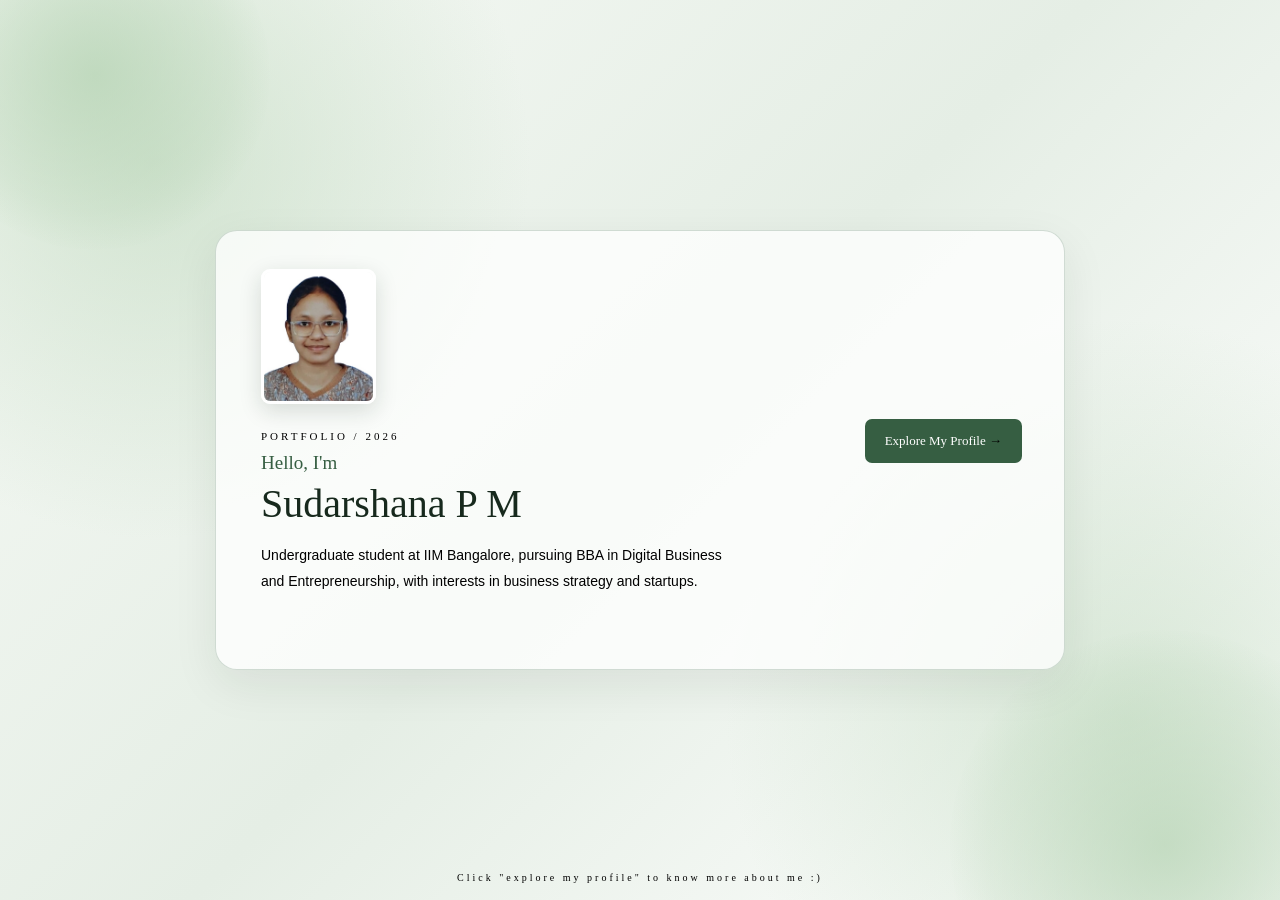
<file: index.html>
<!DOCTYPE html>
<html lang="en">

<head>
    <meta charset="UTF-8">
    <meta name="viewport" content="width=device-width, initial-scale=1.0">
    <title>Sudarshana | Portfolio</title>
    <link rel="stylesheet" href="style.css">
</head>

<body class="landing-page">

    <header id="top">

        <div class="hero-content">

            <div class="hero-image">
                <img src="me.jpeg" alt="Sudarshana">
            </div>

            <div class="hero-text">

                <p class="eyebrow">PORTFOLIO / 2026</p>

                <h1>Sudarshana P M</h1>

                <p class="subtitle">
                    Undergraduate student at IIM Bangalore,
                    pursuing BBA in Digital Business and
                    Entrepreneurship, with interests in
                    business strategy and startups.
                </p>

                <a href="profile.html" class="hero-button">
                    Explore My Profile <span>→</span>
                </a>

            </div>

        </div>

        <div class="scroll-note">
            Click "explore my profile" to know more about me :)
        </div>

    </header>

</body>
</html>
</file>
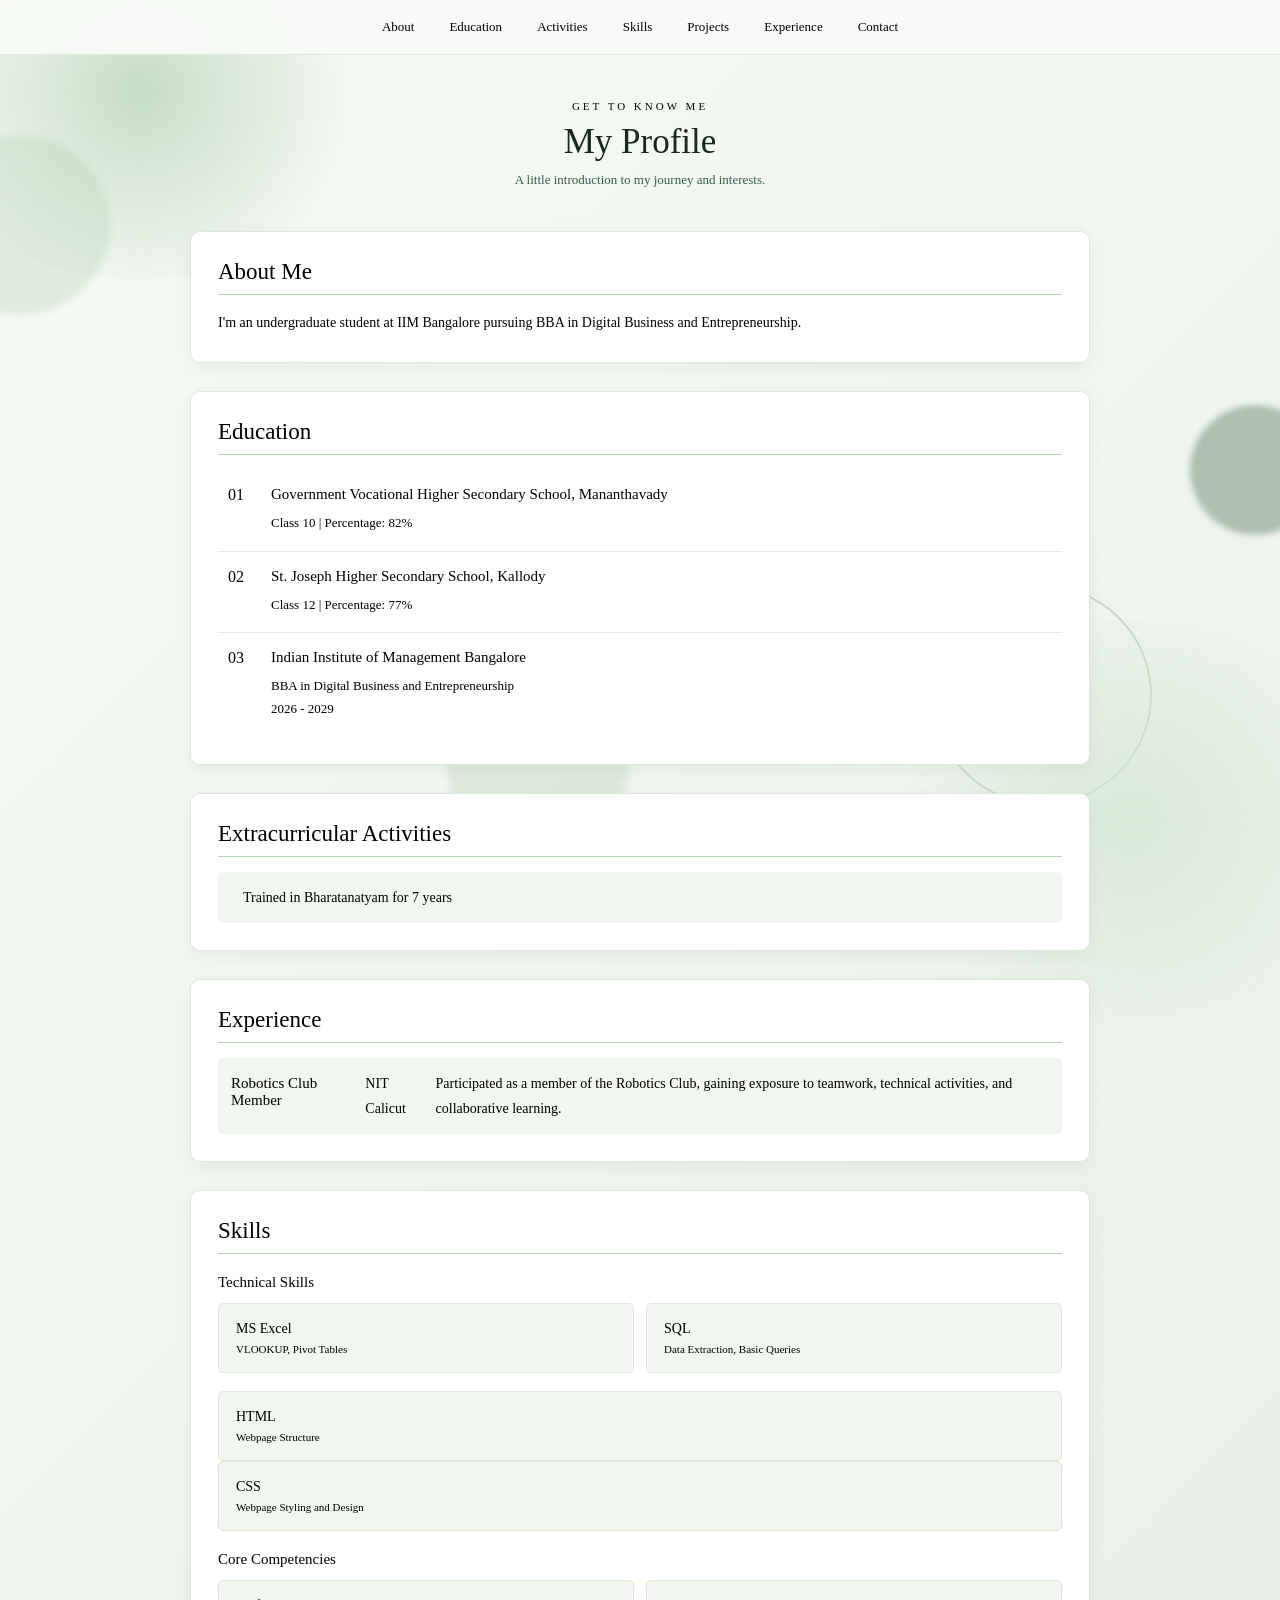
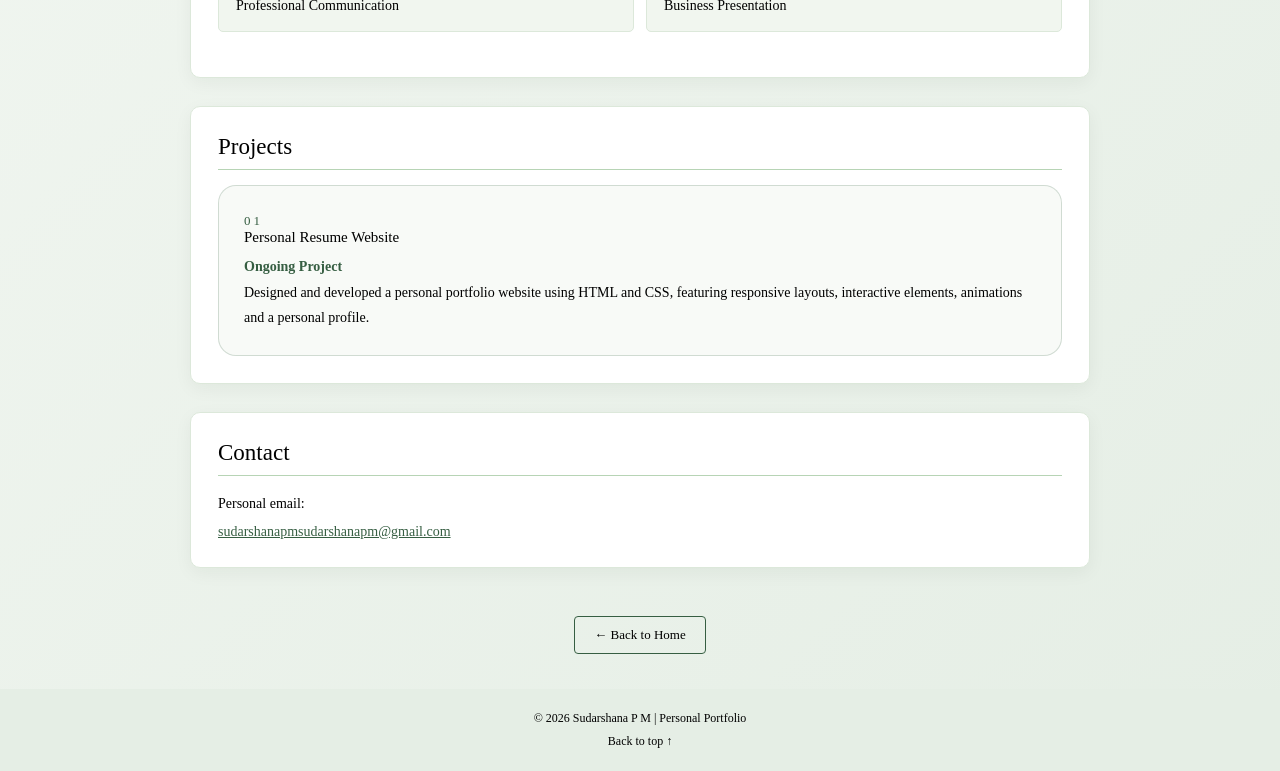
<file: profile.html>
<!DOCTYPE html>
<html lang="en">

<head>
    <meta charset="UTF-8">
    <meta name="viewport" content="width=device-width, initial-scale=1.0">
    <title>My Profile | Sudarshana</title>
    <link rel="stylesheet" href="style.css">
</head>

<body class="profile-page">
    <!-- ANIMATED BACKGROUND GRAPHICS -->
<div class="floating-orb orb-one"></div>
<div class="floating-orb orb-two"></div>
<div class="floating-orb orb-three"></div>
<div class="floating-ring"></div>

    <nav class="navbar">
        <a href="#about">About</a>
        <a href="#education">Education</a>
        <a href="#activities">Activities</a>
        <a href="#skills">Skills</a>
        <a href="#projects">Projects</a>
        <a href="#experience">Experience</a>
        <a href="#contact">Contact</a>
    </nav>

    <main>

        <div class="page-heading">
            <p class="eyebrow">GET TO KNOW ME</p>
            <h1>My Profile</h1>
            <p>A little introduction to my journey and interests.</p>
        </div>

        <section id="about" class="about-section">
            <h2>About Me</h2>
            <p>
                I'm an undergraduate student at IIM Bangalore
                pursuing BBA in Digital Business and Entrepreneurship.
            </p>
        </section>

        <section id="education" class="education-section">
            <h2>Education</h2>

            <div class="education-card">
                <span>01</span>
                <div>
                    <h3>Government Vocational Higher Secondary School, Mananthavady</h3>
                    <p>Class 10 | Percentage: 82%</p>
                </div>
            </div>

            <div class="education-card">
                <span>02</span>
                <div>
                    <h3>St. Joseph Higher Secondary School, Kallody</h3>
                    <p>Class 12 | Percentage: 77%</p>
                </div>
            </div>

            <div class="education-card">
                <span>03</span>
                <div>
                    <h3>Indian Institute of Management Bangalore</h3>
                    <p>BBA in Digital Business and Entrepreneurship</p>
                    <p>2026 - 2029</p>
                </div>
            </div>

        </section>

        <section id="activities" class="activities-section">
            <h2>Extracurricular Activities</h2>

            <div class="activity-card">
                <span></span>
                <p>Trained in Bharatanatyam for 7 years</p>
            </div>
        </section>
        <!-- EXPERIENCE SECTION -->
<section id="experience" class="profile-section">

    <h2>Experience</h2>

    <div class="activity-card">
        <h3>Robotics Club Member</h3>
        <p>NIT Calicut</p>
        <p>
            Participated as a member of the Robotics Club,
            gaining exposure to teamwork, technical activities,
            and collaborative learning.
        </p>
    </div>

</section>

        <section id="skills" class="skills-section">
            <h2>Skills</h2>

            <h3>Technical Skills</h3>

            <div class="skill-grid">
                <div class="skill-card">
                    MS Excel
                    <small>VLOOKUP, Pivot Tables</small>
                </div>

                <div class="skill-card">
                    SQL
                    <small>Data Extraction, Basic Queries</small>
                </div>
            </div>
            <div class="skill-card">
    HTML
    <small>Webpage Structure</small>
</div>

<div class="skill-card">
    CSS
    <small>Webpage Styling and Design</small>
</div>

            <h3>Core Competencies</h3>

            <div class="skill-grid">
                <div class="skill-card">
                    Professional Communication
                </div>

                <div class="skill-card">
                    Business Presentation
                </div>
            </div>
        </section>
        <!-- PROJECTS SECTION -->
<section id="projects" class="profile-section">
    <h2>Projects</h2>

    <div class="projects-grid">

        <div class="project-card">
            <span class="project-number">01</span>
            <h3>Personal Resume Website</h3>
            <p class="project-status">Ongoing Project</p>

            <p>
                Designed and developed a personal portfolio website
                using HTML and CSS, featuring responsive layouts,
                interactive elements, animations and a personal profile.
            </p>

        

    </div>
</section>

        <section id="contact" class="contact-section">
            <h2>Contact</h2>

            <p>Personal email:</p>

            <a href="mailto:sudarshanapmsudarshanapm@gmail.com">
                sudarshanapmsudarshanapm@gmail.com
            </a>
        </section>

        <div class="back-home">
            <a href="index.html">← Back to Home</a>
        </div>

    </main>

    <footer>
        <p>© 2026 Sudarshana P M | Personal Portfolio</p>
        <a href="#about">Back to top ↑</a>
    </footer>

</body>
</html>
</file>
<file: style.css>
/* COLOUR PALETTE */

:root {
    --black: #17291D;
    --green: #365E42;
    --sage: #B7D4B5;
    --white: #F7FAF6;
    --light: #E5EEE5;
    --text: #263B2D;
}

* {
    margin: 0;
    padding: 0;
    box-sizing: border-box;
    scroll-behavior: smooth;
}

body {
    font-family: Georgia, "Times New Roman", serif;
    background: var(--white);
    color: var(--black);
}

/* =========================
   FRONT PAGE
========================= */

.landing-page header {
    min-height: 100vh;
    display: flex;
    align-items: center;
    justify-content: center;
    padding: 35px 20px;
    position: relative;
    overflow: hidden;
    isolation: isolate;

    background:
        radial-gradient(circle at 12% 18%, rgba(183, 212, 181, 0.55), transparent 28%),
        radial-gradient(circle at 88% 80%, rgba(183, 212, 181, 0.5), transparent 30%),
        linear-gradient(135deg, #F7FAF6, #E5EEE5, #FFFFFF);
}

/* VISIBLE FLOWING CIRCLES */

.landing-page header::before,
.landing-page header::after {
    content: "";
    position: absolute;
    z-index: -1;
    pointer-events: none;
    border-radius: 50%;
}

.landing-page header::before {
    width: 350px;
    height: 350px;
    top: -100px;
    left: -80px;

    background: radial-gradient(
        circle,
        rgba(183, 212, 181, 0.75) 0%,
        rgba(183, 212, 181, 0.25) 55%,
        transparent 72%
    );

    animation: waterFlow 12s ease-in-out infinite alternate;
}

.landing-page header::after {
    width: 430px;
    height: 430px;
    bottom: -160px;
    right: -100px;

    background: radial-gradient(
        circle,
        rgba(183, 212, 181, 0.7) 0%,
        rgba(183, 212, 181, 0.2) 58%,
        transparent 72%
    );

    animation: waterFlow 15s ease-in-out infinite alternate-reverse;
}

@keyframes waterFlow {
    0% {
        transform: translate(0, 0) scale(1);
    }

    50% {
        transform: translate(45px, 30px) scale(1.12);
    }

    100% {
        transform: translate(-25px, 50px) scale(1.05);
    }
}

/* MAIN FRONT PAGE BOX */

.hero-content {
    width: min(850px, 100%);
    min-height: 440px;
    position: relative;
    z-index: 1;

    padding: 38px 45px;
    border: 1px solid rgba(82, 120, 93, 0.25);
    border-radius: 22px;

    background: rgba(255, 255, 255, 0.76);
    box-shadow: 0 15px 45px rgba(23, 41, 29, 0.08);

    animation: appear 1s ease both;
}

@keyframes appear {
    from {
        opacity: 0;
        transform: translateY(22px);
    }

    to {
        opacity: 1;
        transform: translateY(0);
    }
}

/* PHOTO AT THE TOP */

.hero-image img {
    width: 115px;
    height: 135px;
    object-fit: cover;

    border-radius: 9px;
    border: 3px solid white;

    box-shadow: 0 7px 22px rgba(23, 41, 29, 0.15);
    transition: 0.4s ease;
}

.hero-image img:hover {
    transform: translateY(-6px) scale(1.04);
    box-shadow: 0 13px 28px rgba(23, 41, 29, 0.2);
}

/* INTRODUCTION */

.hero-text {
    max-width: 570px;
    margin-top: 22px;
}

.eyebrow {
    color: var(--green);
    font-size: 11px;
    letter-spacing: 3px;
    margin-bottom: 10px;
}

/* NAME: OLD-STYLE SERIF FONT */

.hero-text h1 {
    font-family: "Palatino Linotype", "Book Antiqua", Georgia, serif;
    font-size: clamp(32px, 4vw, 40px);
    font-weight: normal;
    line-height: 1.15;
    color: var(--black);
    margin-bottom: 15px;
}

/* HELLO, I'M ABOVE THE NAME */

.hero-text h1::before {
    content: "Hello, I'm";
    display: block;
    font-family: Georgia, "Times New Roman", serif;
    font-size: 19px;
    font-weight: normal;
    color: var(--green);
    margin-bottom: 7px;
}

/* INTRODUCTION: DIFFERENT FONT */

.subtitle {
    max-width: 480px;
    font-family: Arial, Helvetica, sans-serif;
    font-size: 14px;
    font-weight: normal;
    color: #263B2D;
    line-height: 1.9;
    margin-bottom: 20px;
}

/* BUTTON ON THE RIGHT */

.hero-button {
    position: absolute;
    right: 42px;
    top: 48%;
    transform: translateY(-50%);

    display: inline-block;
    padding: 14px 20px;

    background: var(--green);
    color: white;
    text-decoration: none;

    font-family: Georgia, serif;
    font-size: 13px;
    border-radius: 7px;

    transition: 0.3s ease;
}

.hero-button span {
    display: inline-block;
    transition: transform 0.3s ease;
}

.hero-button:hover {
    background: var(--black);
    transform: translateY(calc(-50% - 4px));
    box-shadow: 0 8px 20px rgba(23, 41, 29, 0.2);
}

.hero-button:hover span {
    transform: translateX(5px);
}

/* SMALL BOTTOM TEXT */

.scroll-note {
    position: absolute;
    bottom: 17px;
    left: 50%;
    transform: translateX(-50%);

    color: var(--green);
    font-size: 10px;
    letter-spacing: 3px;

    animation: gentleFloat 2s ease-in-out infinite;
}

@keyframes gentleFloat {
    0%, 100% {
        margin-bottom: 0;
    }

    50% {
        margin-bottom: 5px;
    }
}

/* =========================
   PROFILE PAGE
========================= */


/* PROFILE PAGE: SAME BACKGROUND AS FRONT PAGE */

.profile-page {
    position: relative;
    isolation: isolate;

    background: linear-gradient(
        135deg,
        #F7FAF6,
        #E5EEE5,
        #FFFFFF
    );
}

/* FLOWING CIRCLES */

.profile-page::before,
.profile-page::after {
    content: "";
    position: fixed;
    z-index: -1;
    pointer-events: none;
    border-radius: 50%;
}

.profile-page::before {
    width: 480px;
    height: 380px;

    background: radial-gradient(
        circle,
        rgba(183, 212, 181, 0.75),
        transparent 70%
    );

    top: -100px;
    left: -100px;

    animation: waterFlow 12s ease-in-out infinite alternate;
}

.profile-page::after {
    width: 500px;
    height: 400px;

    background: radial-gradient(
        circle,
        rgba(213, 232, 211, 0.85),
        transparent 70%
    );

    bottom: -120px;
    right: -100px;

    animation: waterFlow 15s ease-in-out infinite alternate-reverse;
}


/* NAVIGATION */

.navbar {
    display: flex;
    justify-content: center;
    align-items: center;
    flex-wrap: wrap;
    gap: 35px;
    padding: 19px;

    position: sticky;
    top: 0;
    z-index: 100;

    background: rgba(247, 250, 246, 0.96);
    backdrop-filter: blur(10px);
    border-bottom: 1px solid #DCE8DA;
}

.navbar a {
    color: var(--black);
    text-decoration: none;
    font-size: 13px;
    position: relative;
    transition: color 0.3s ease;
}

.navbar a::after {
    content: "";
    position: absolute;
    width: 0;
    height: 1px;
    background: var(--green);
    left: 0;
    bottom: -6px;
    transition: width 0.3s ease;
}

.navbar a:hover {
    color: var(--green);
}

.navbar a:hover::after {
    width: 100%;
}

/* MAIN CONTENT */

.profile-page main {
    max-width: 950px;
    margin: auto;
    padding: 0 25px;
}

/* PROFILE HEADING */

.page-heading {
    text-align: center;
    padding: 45px 15px 15px;
    animation: appear 0.9s ease both;
}

.page-heading h1 {
    font-family: "Palatino Linotype", Georgia, serif;
    font-size: 35px;
    font-weight: normal;
    color: var(--black);
    margin-bottom: 10px;
}

.page-heading > p:last-child {
    color: var(--green);
    font-size: 13px;
}

/* SECTIONS */

section {
    margin: 28px auto;
    padding: 27px;

    background: #FFFFFF;
    border: 1px solid #DCE8DA;
    border-radius: 10px;

    box-shadow: 0 5px 18px rgba(23, 41, 29, 0.05);
    scroll-margin-top: 85px;

    transition: transform 0.3s ease, box-shadow 0.3s ease;
    animation: appear 0.8s ease both;
}

section {
    transition: transform 0.35s ease, box-shadow 0.35s ease;
}

section:hover {
    transform: translateY(-9px);
    box-shadow: 0 16px 32px rgba(23, 41, 29, 0.14);
}

section h2 {
    color: var(--black);
    font-family: "Palatino Linotype", Georgia, serif;
    font-size: 23px;
    font-weight: normal;
    margin-bottom: 15px;
    padding-bottom: 9px;
    border-bottom: 1px solid var(--sage);
}

section p {
    color: #263B2D;
    font-size: 14px;
    line-height: 1.8;
}

section h3 {
    color: var(--green);
    font-size: 15px;
    font-weight: normal;
    margin-bottom: 8px;
}

/* EDUCATION */

.education-card {
    display: flex;
    align-items: flex-start;
    gap: 18px;
    padding: 16px 10px;
    border-bottom: 1px solid #E1EAE0;
    transition: 0.3s ease;
}

.education-card:last-child {
    border-bottom: none;
}

.education-card:hover {
    background: #F2F7F1;
    padding-left: 17px;
}

.education-card span {
    color: var(--green);
    font-size: 16px;
    min-width: 25px;
}

.education-card p {
    font-size: 13px;
}

/* ACTIVITIES */

.activity-card {
    display: flex;
    align-items: center;
    gap: 12px;
    padding: 13px;
    background: #F1F6EF;
    border-radius: 5px;
    transition: 0.3s ease;
}

.activity-card:hover {
    transform: translateX(5px);
}

.activity-card span {
    color: var(--green);
}

/* SKILLS */

.skills-section > h3 {
    margin: 20px 0 12px;
}

.skill-grid {
    display: grid;
    grid-template-columns: repeat(2, 1fr);
    gap: 12px;
    margin-bottom: 18px;
}

.skill-card {
    padding: 17px;
    background: #F1F6EF;
    border: 1px solid #DCE8DA;
    border-radius: 5px;
    color: var(--black);
    font-size: 14px;
    transition: 0.3s ease;
}

.skill-card:hover {
    background: var(--sage);
    transform: translateY(-4px);
}

.skill-card small {
    display: block;
    color: #354B3A;
    font-size: 11px;
    margin-top: 6px;
}

/* CONTACT */

.contact-section a {
    display: inline-block;
    color: #285B36;
    font-size: 14px;
    margin-top: 8px;
    transition: 0.3s ease;
}

.contact-section a:hover {
    color: var(--black);
}

/* BACK HOME */

.back-home {
    text-align: center;
    padding: 20px 10px 35px;
}

.back-home a {
    display: inline-block;
    padding: 10px 19px;
    border: 1px solid var(--green);
    border-radius: 4px;
    color: var(--green);
    text-decoration: none;
    font-size: 13px;
    transition: 0.3s ease;
}

.back-home a:hover {
    background: var(--green);
    color: white;
    transform: translateY(-3px);
}

/* FOOTER */

footer {
    background: var(--light);
    color: var(--black);
    text-align: center;
    padding: 22px;
    font-size: 12px;
}

footer a {
    display: inline-block;
    color: var(--green);
    text-decoration: none;
    margin-top: 8px;
    transition: 0.3s ease;
}

footer a:hover {
    color: var(--black);
}

/* =========================
   MOBILE RESPONSIVE
========================= */

@media (max-width: 650px) {

    .landing-page header {
        padding: 25px 15px;
    }

    .hero-content {
        min-height: 0;
        padding: 28px 23px 85px;
    }

    .hero-image img {
        width: 105px;
        height: 125px;
    }

    .hero-text {
        margin-top: 18px;
        max-width: 100%;
    }

    .hero-text h1 {
        font-size: 34px;
    }

    .subtitle {
        font-size: 13px;
    }

    .hero-button {
        position: static;
        transform: none;
        margin-top: 8px;
    }

    .hero-button:hover {
        transform: translateY(-4px);
    }

    .navbar {
        gap: 17px;
        padding: 17px 8px;
    }

    .navbar a {
        font-size: 11px;
    }

    .profile-page main {
        padding: 0 12px;
    }

    section {
        margin: 20px auto;
        padding: 22px;
    }

    .skill-grid {
        grid-template-columns: 1fr;
    }

    .contact-section a {
        overflow-wrap: anywhere;
    }
}

/* ACCESSIBILITY */

@media (prefers-reduced-motion: reduce) {
    *,
    *::before,
    *::after {
        animation: none !important;
        transition: none !important;
        scroll-behavior: auto !important;
    }
}

/* ALL FONT COLOURS BLACK */

body,
body p,
body h1,
body h2,
body h3,
body span,
body small,
body a,
body li,
body label,
body .eyebrow,
body .subtitle,
body .scroll-note,
body .navbar a,
body .page-heading p,
body .education-card span,
body .skill-card,
body .skill-card small,
body .contact-section a,
body footer,
body footer a,
body .back-home a {
    color: #000000;
}

/* BUTTON TEXT */

.hero-button,
.hero-button:hover,
.back-home a:hover {
    color: #FFFFFF;
}
/* EMAIL IN DARK GREEN */

.contact-section a {
    color: #365E42 !important;
}

.contact-section a:hover {
    color: #17291D !important;
}
/* FLOWING BACKGROUND WHILE SCROLLING */

.profile-page {
    background-size: 200% 200%;
    animation: backgroundFlow 12s ease-in-out infinite alternate;
}

@keyframes backgroundFlow {
    0% {
        background-position: 0% 0%;
    }

    50% {
        background-position: 100% 50%;
    }

    100% {
        background-position: 0% 100%;
    }
}
/* MOVING BACKGROUND GRAPHICS */

.profile-page {
    overflow-x: hidden;
    position: relative;
    isolation: isolate;
}

.floating-orb,
.floating-ring {
    position: fixed;
    pointer-events: none;
    z-index: -1;
}

.floating-orb {
    width: 180px;
    height: 180px;
    border-radius: 50%;
    filter: blur(3px);
    opacity: 0.35;
}

.orb-one {
    background: #B7D4B5;
    top: 15%;
    left: -70px;
    animation: floatOne 12s ease-in-out infinite alternate;
}

.orb-two {
    background: #365E42;
    width: 130px;
    height: 130px;
    right: -40px;
    top: 45%;
    animation: floatTwo 10s ease-in-out infinite alternate;
}

.orb-three {
    background: #B7D4B5;
    bottom: 5%;
    left: 35%;
    animation: floatThree 14s ease-in-out infinite alternate;
}

.floating-ring {
    width: 220px;
    height: 220px;
    border: 2px solid rgba(54, 94, 66, 0.2);
    border-radius: 50%;
    top: 65%;
    right: 10%;
    animation: rotateRing 18s linear infinite;
}

@keyframes floatOne {
    from { transform: translate(0, 0); }
    to { transform: translate(90px, 130px); }
}

@keyframes floatTwo {
    from { transform: translate(0, 0); }
    to { transform: translate(-100px, -90px); }
}

@keyframes floatThree {
    from { transform: translateY(0); }
    to { transform: translateY(-120px); }
}

@keyframes rotateRing {
    to { transform: rotate(360deg); }
}


/* PROJECT CARDS */

.projects-grid {
    display: grid;
    grid-template-columns: repeat(auto-fit, minmax(250px, 1fr));
    gap: 25px;
}

.project-card {
    background: rgba(247, 250, 246, 0.85);
    border: 1px solid rgba(54, 94, 66, 0.2);
    border-radius: 18px;
    padding: 25px;
    transition: transform 0.4s ease, box-shadow 0.4s ease;
}

.project-card:hover {
    transform: translateY(-10px);
    box-shadow: 0 15px 35px rgba(23, 41, 29, 0.15);
}

.project-number {
    font-size: 13px;
    color: #365E42;
    letter-spacing: 3px;
}

.project-status {
    color: #365E42;
    font-weight: bold;
}

.project-card a {
    color: #365E42;
    font-weight: bold;
    text-decoration: none;
}

.project-card a:hover {
    text-decoration: underline;
}


/* ACCESSIBILITY */

@media (prefers-reduced-motion: reduce) {
    .floating-orb,
    .floating-ring {
        animation: none;
    }

    .project-card {
        transition: none;
    }
}
</file>
